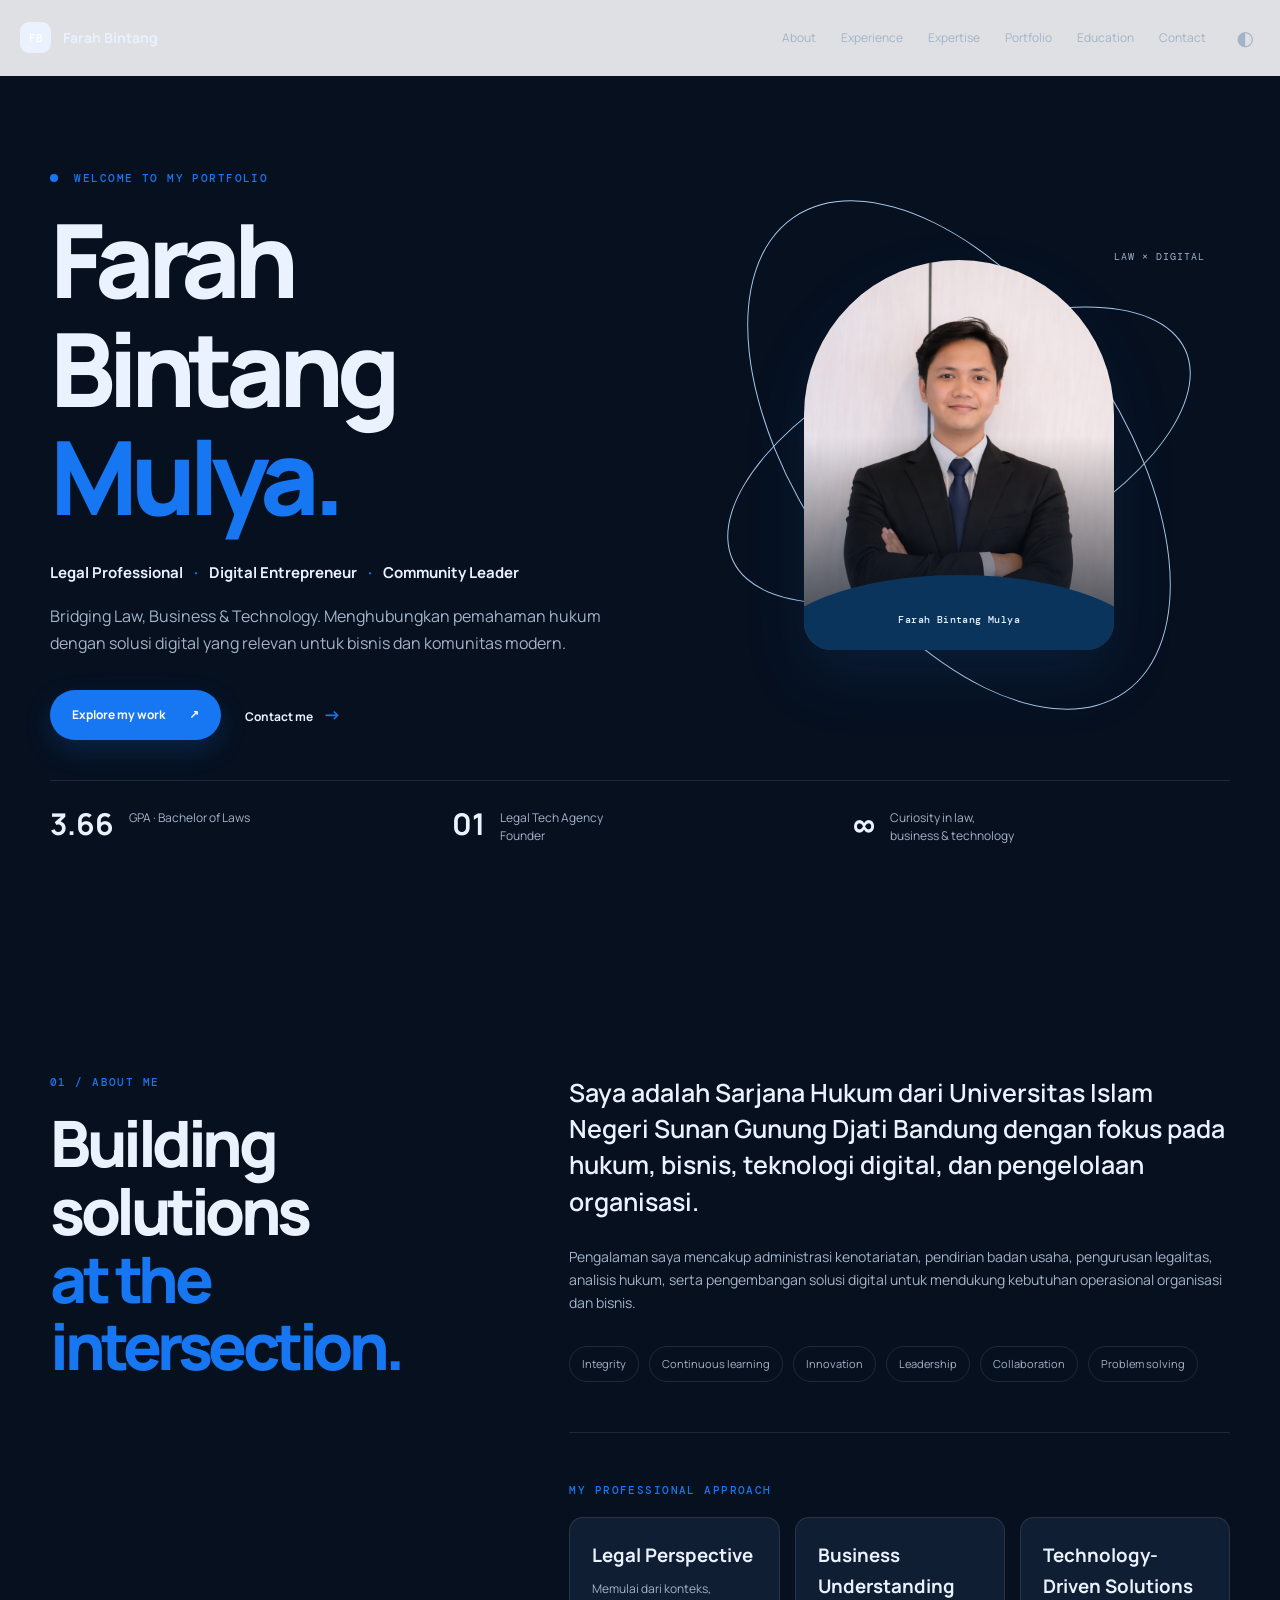
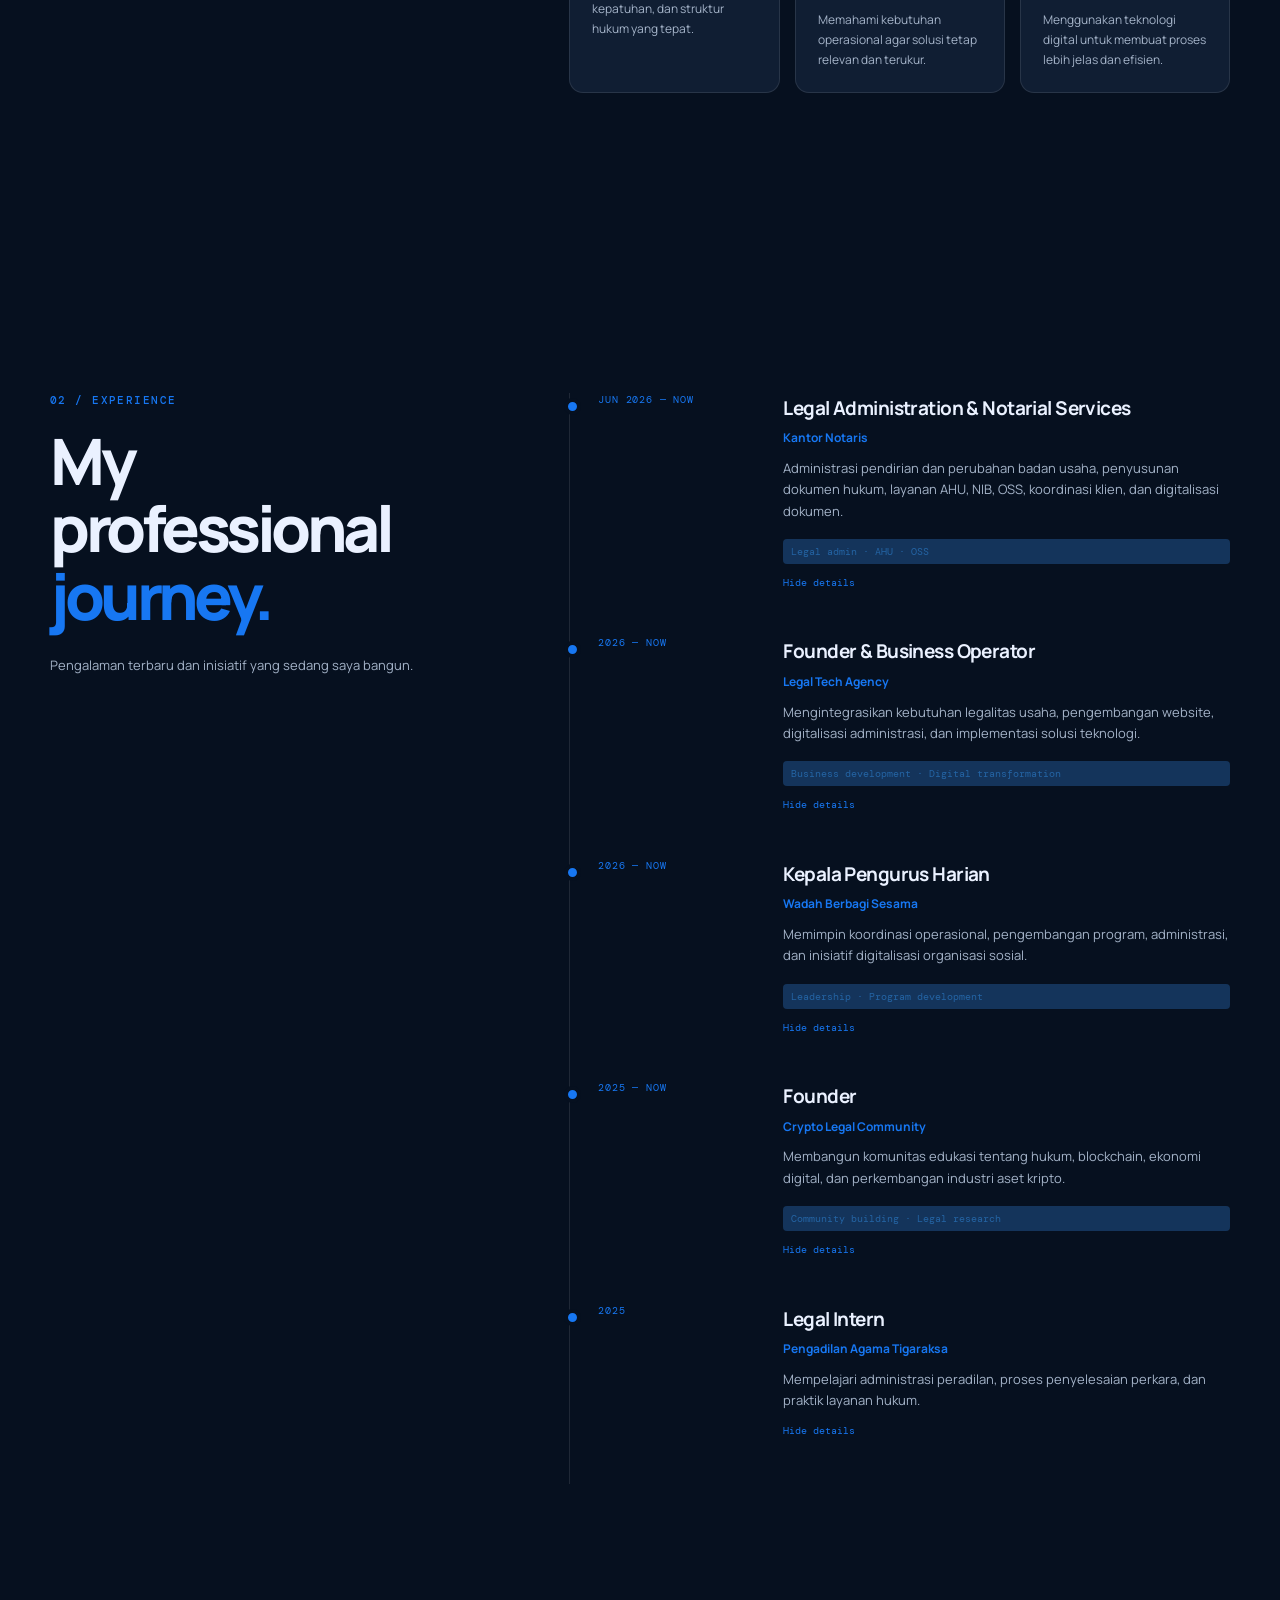
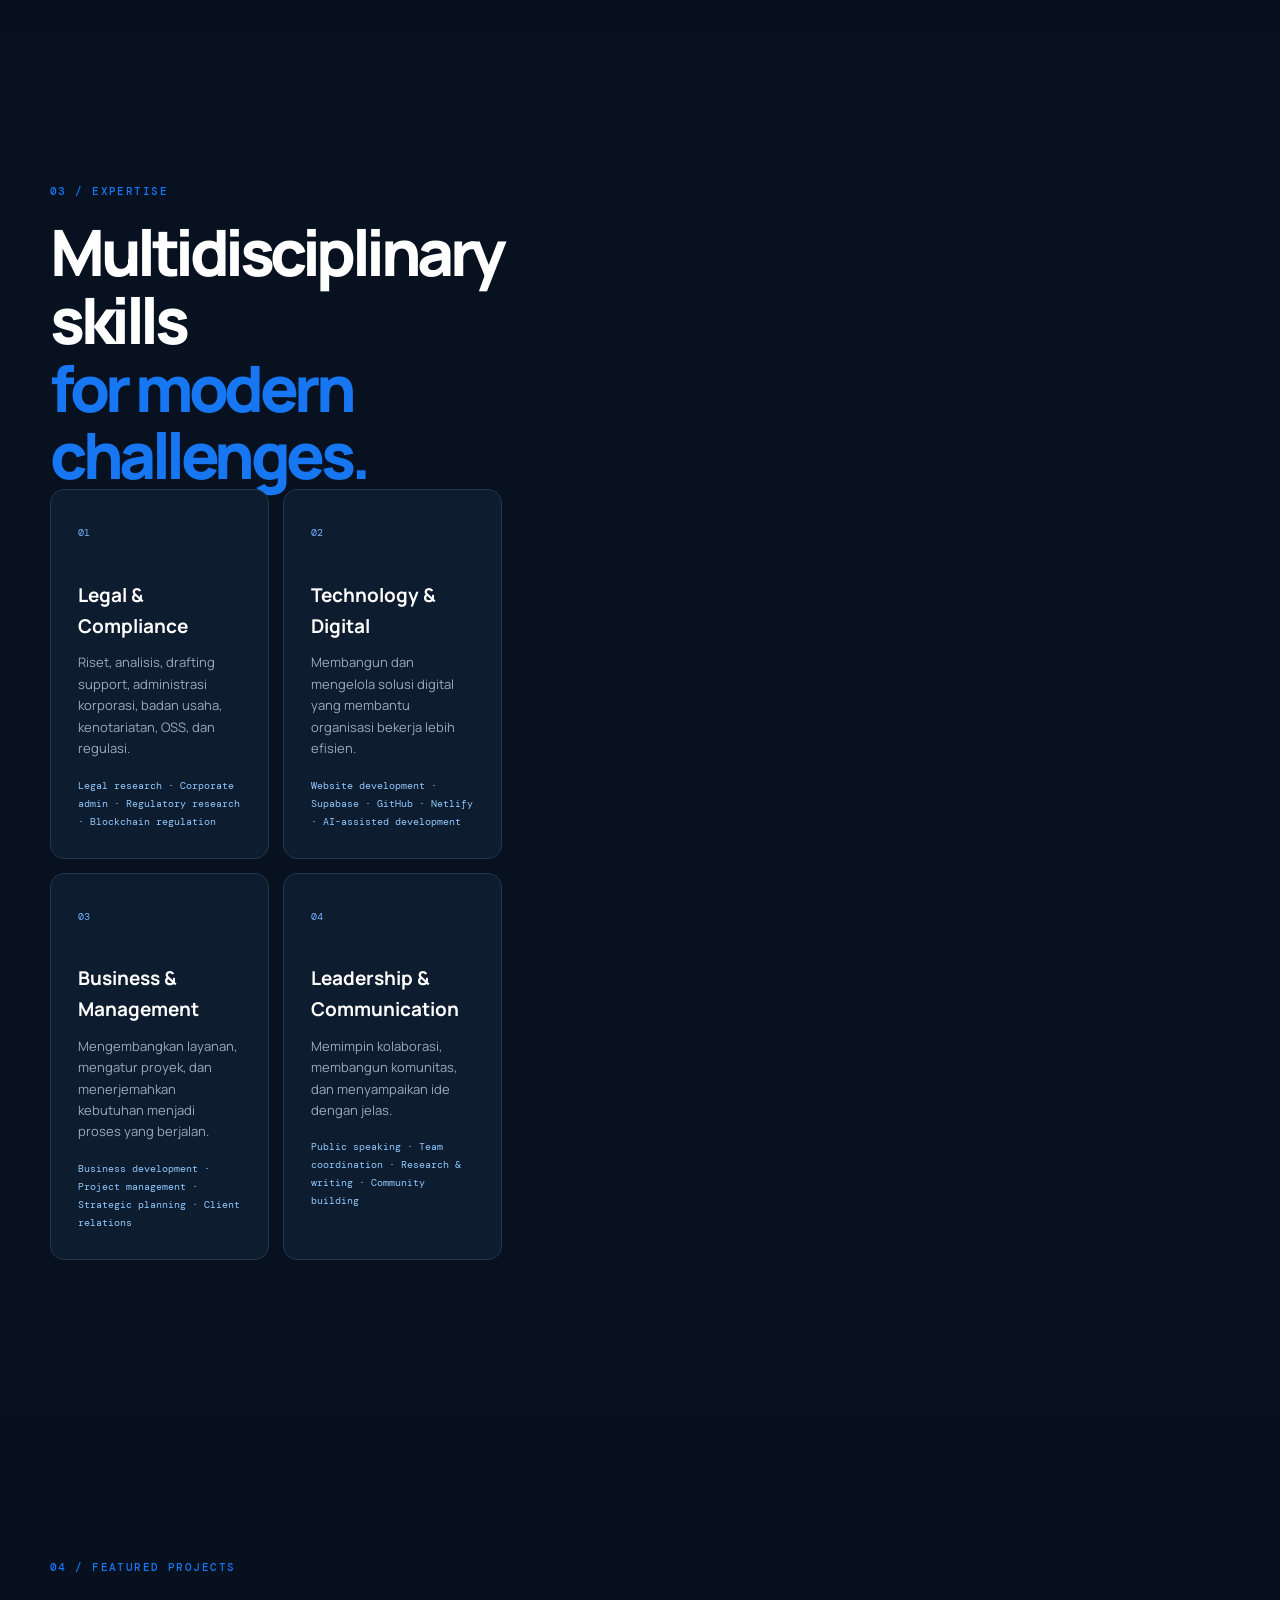
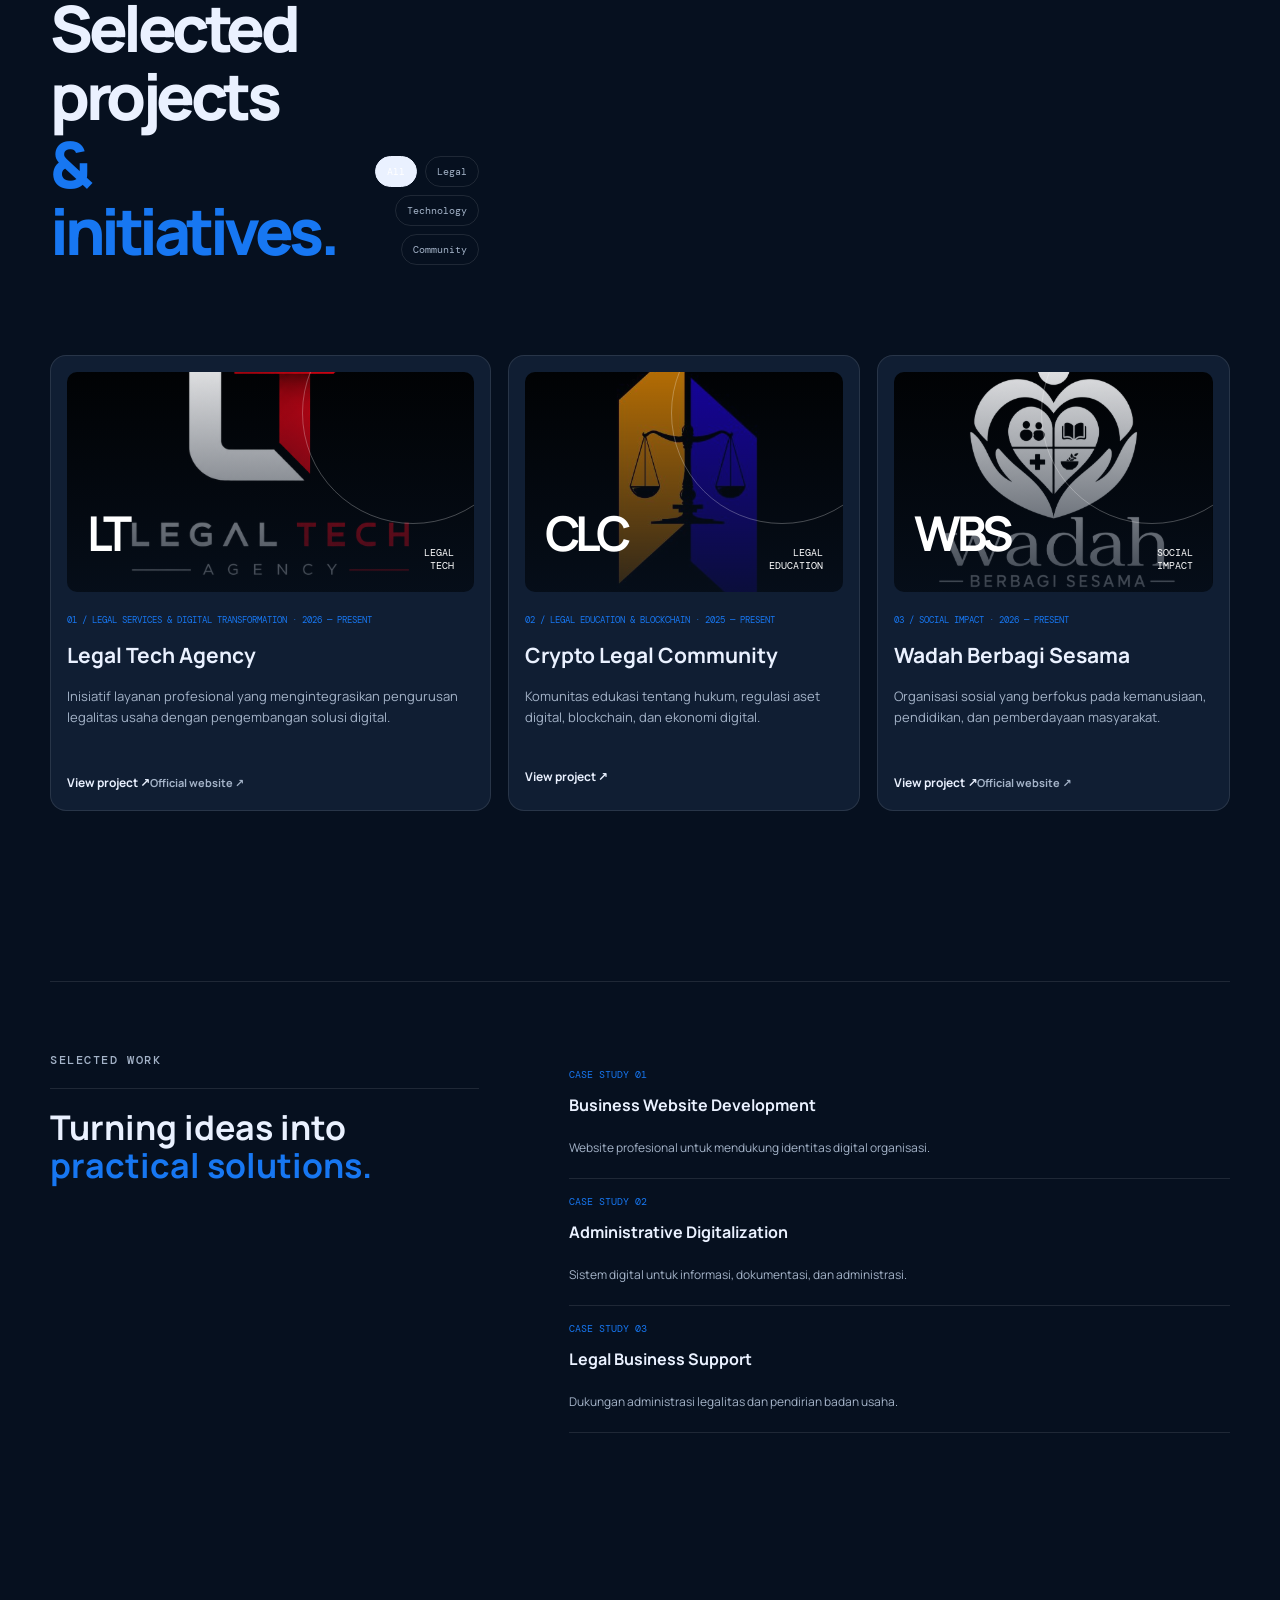
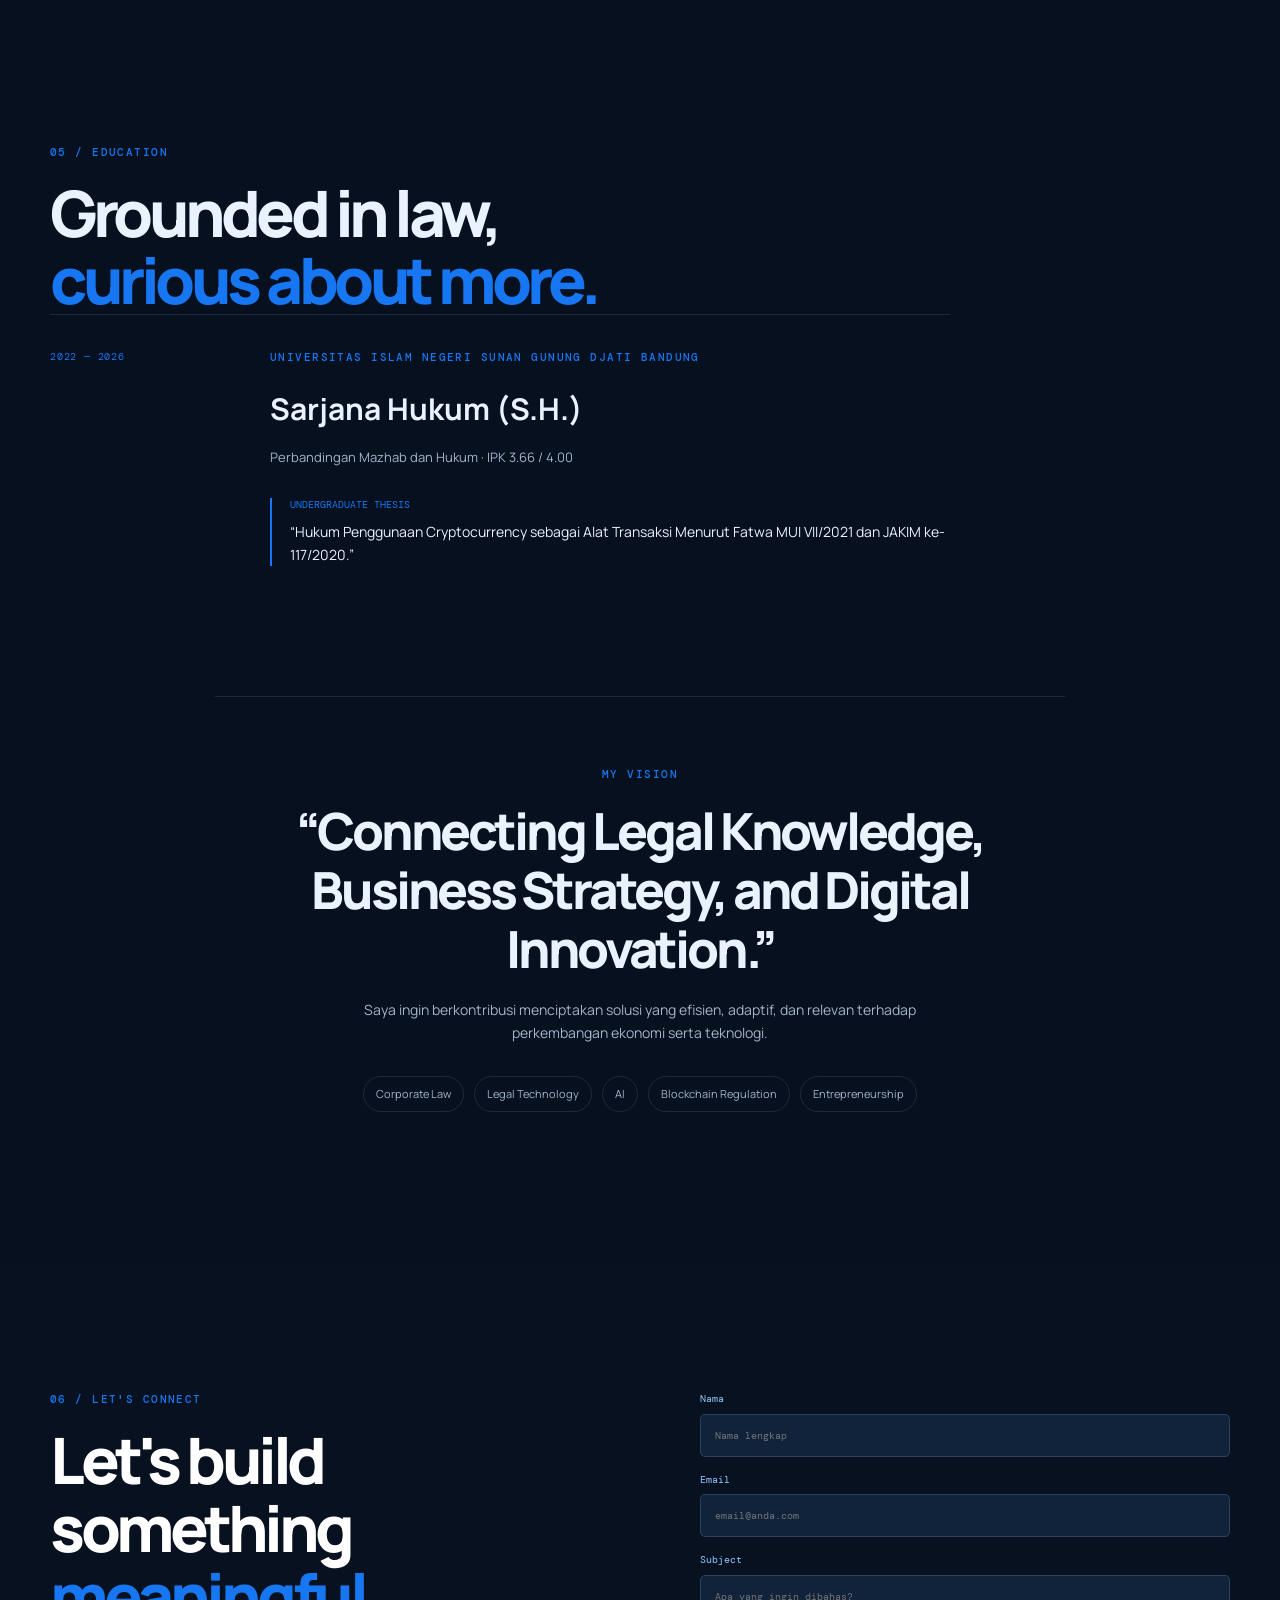
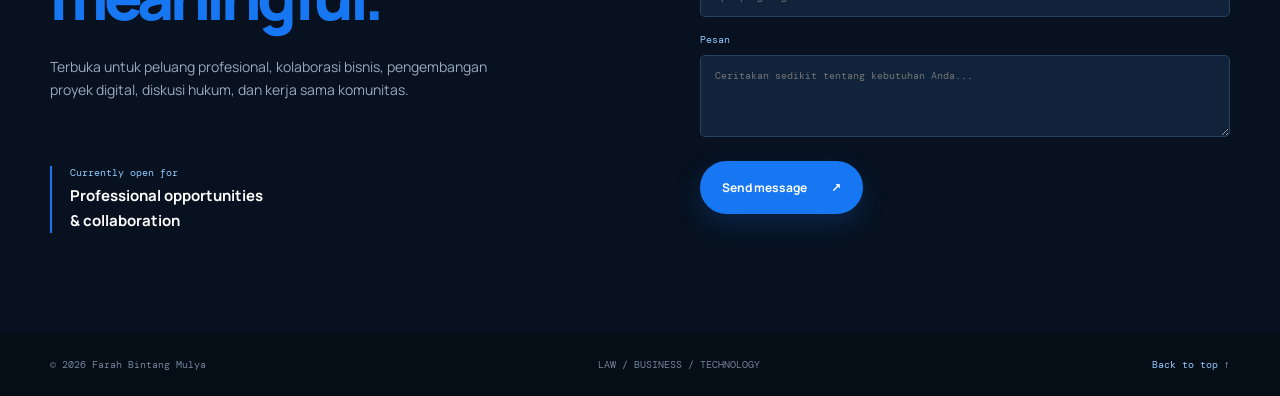
<file: index.html>
<!doctype html>
<html lang="id">
<head>
  <meta charset="utf-8"><meta name="viewport" content="width=device-width, initial-scale=1">
  <title>Farah Bintang Mulya | Legal Professional & Digital Entrepreneur</title>
  <meta name="description" content="Portfolio profesional Farah Bintang Mulya, Sarjana Hukum yang berfokus pada layanan legal, teknologi digital, pengembangan bisnis, dan kepemimpinan komunitas.">
  <meta name="theme-color" content="#07111f"><meta property="og:title" content="Farah Bintang Mulya | Legal Professional & Digital Entrepreneur"><meta property="og:description" content="Bridging Law, Business & Technology."><meta property="og:type" content="website"><link rel="canonical" href="https://farahbintang.netlify.app/">
  <link rel="preconnect" href="https://fonts.googleapis.com"><link rel="preconnect" href="https://fonts.gstatic.com" crossorigin><link href="https://fonts.googleapis.com/css2?family=DM+Mono:wght@400;500&family=Manrope:wght@400;500;600;700;800&display=swap" rel="stylesheet"><link rel="stylesheet" href="styles.css">
  <script type="application/ld+json">{"@context":"https://schema.org","@type":"Person","name":"Farah Bintang Mulya","jobTitle":"Legal Professional & Digital Entrepreneur","url":"https://farahbintang.netlify.app/","address":{"@type":"PostalAddress","addressLocality":"Depok","addressCountry":"ID"},"alumniOf":{"@type":"CollegeOrUniversity","name":"Universitas Islam Negeri Sunan Gunung Djati Bandung"}}</script>
</head>
<body><div class="progress"></div>
<header class="site-header"><a class="brand" href="#home"><span>FB</span><strong>Farah Bintang</strong></a><button class="menu-toggle" aria-expanded="false" aria-controls="site-nav"><span></span><span></span></button><nav id="site-nav"><a href="#about">About</a><a href="#experience">Experience</a><a href="#expertise">Expertise</a><a href="#portfolio">Portfolio</a><a href="#education">Education</a><a href="#contact">Contact</a><button class="theme-toggle" aria-label="Ganti tema">◐</button></nav></header>
<main>
<section id="home" class="hero wrap"><div class="hero-copy reveal"><p class="eyebrow"><i></i> WELCOME TO MY PORTFOLIO</p><h1>Farah Bintang<br><em>Mulya.</em></h1><p class="hero-lead">Legal Professional <span>·</span> Digital Entrepreneur <span>·</span> Community Leader</p><p class="hero-description">Bridging Law, Business & Technology. Menghubungkan pemahaman hukum dengan solusi digital yang relevan untuk bisnis dan komunitas modern.</p><div class="hero-actions"><a class="button primary" href="#portfolio">Explore my work <span>↗</span></a><a class="text-link" href="#contact">Contact me <span>→</span></a></div></div><div class="hero-art reveal"><div class="orbit one"></div><div class="orbit two"></div><div class="portrait-placeholder"><b>FB</b><small>professional portrait<br>coming soon</small></div><label>LAW × DIGITAL</label></div><div class="hero-highlights reveal"><div><b>3.66</b><span>GPA · Bachelor of Laws</span></div><div><b>01</b><span>Legal Tech Agency<br>Founder</span></div><div><b>∞</b><span>Curiosity in law,<br>business & technology</span></div></div></section>
<section id="about" class="wrap block split"><div class="heading reveal"><p class="eyebrow">01 / ABOUT ME</p><h2>Building solutions<br><em>at the intersection.</em></h2></div><div class="content reveal"><p class="large">Saya adalah Sarjana Hukum dari Universitas Islam Negeri Sunan Gunung Djati Bandung dengan fokus pada hukum, bisnis, teknologi digital, dan pengelolaan organisasi.</p><p>Pengalaman saya mencakup administrasi kenotariatan, pendirian badan usaha, pengurusan legalitas, analisis hukum, serta pengembangan solusi digital untuk mendukung kebutuhan operasional organisasi dan bisnis.</p><div class="pills"><span>Integrity</span><span>Continuous learning</span><span>Innovation</span><span>Leadership</span><span>Collaboration</span><span>Problem solving</span></div></div></section>
<section id="experience" class="wrap block"><div class="heading reveal"><p class="eyebrow">02 / EXPERIENCE</p><h2>My professional<br><em>journey.</em></h2><p class="muted">Pengalaman terbaru dan inisiatif yang sedang saya bangun.</p></div><div class="timeline reveal"><article><time>JUN 2026 — NOW</time><div><h3>Legal Administration & Notarial Services</h3><strong>Kantor Notaris</strong><p>Administrasi pendirian dan perubahan badan usaha, penyusunan dokumen hukum, layanan AHU, NIB, OSS, koordinasi klien, dan digitalisasi dokumen.</p><small>Legal admin · AHU · OSS</small></div></article><article><time>2026 — NOW</time><div><h3>Founder & Business Operator</h3><strong>Legal Tech Agency</strong><p>Mengintegrasikan kebutuhan legalitas usaha, pengembangan website, digitalisasi administrasi, dan implementasi solusi teknologi.</p><small>Business development · Digital transformation</small></div></article><article><time>2026 — NOW</time><div><h3>Kepala Pengurus Harian</h3><strong>Wadah Berbagi Sesama</strong><p>Memimpin koordinasi operasional, pengembangan program, administrasi, dan inisiatif digitalisasi organisasi sosial.</p><small>Leadership · Program development</small></div></article><article><time>2025 — NOW</time><div><h3>Founder</h3><strong>Crypto Legal Community</strong><p>Membangun komunitas edukasi tentang hukum, blockchain, ekonomi digital, dan perkembangan industri aset kripto.</p><small>Community building · Legal research</small></div></article><article><time>2025</time><div><h3>Legal Intern</h3><strong>Pengadilan Agama Tigaraksa</strong><p>Mempelajari administrasi peradilan, proses penyelesaian perkara, dan praktik layanan hukum.</p></div></article></div></section>
<section id="expertise" class="block dark"><div class="wrap split"><div class="heading reveal"><p class="eyebrow">03 / EXPERTISE</p><h2>Multidisciplinary skills<br><em>for modern challenges.</em></h2></div><div class="skills reveal"><article><i>01</i><h3>Legal & Compliance</h3><p>Riset, analisis, drafting support, administrasi korporasi, badan usaha, kenotariatan, OSS, dan regulasi.</p><small>Legal research · Corporate admin · Regulatory research · Blockchain regulation</small></article><article><i>02</i><h3>Technology & Digital</h3><p>Membangun dan mengelola solusi digital yang membantu organisasi bekerja lebih efisien.</p><small>Website development · Supabase · GitHub · Netlify · AI-assisted development</small></article><article><i>03</i><h3>Business & Management</h3><p>Mengembangkan layanan, mengatur proyek, dan menerjemahkan kebutuhan menjadi proses yang berjalan.</p><small>Business development · Project management · Strategic planning · Client relations</small></article><article><i>04</i><h3>Leadership & Communication</h3><p>Memimpin kolaborasi, membangun komunitas, dan menyampaikan ide dengan jelas.</p><small>Public speaking · Team coordination · Research & writing · Community building</small></article></div></div></section>
<section id="portfolio" class="wrap block"><div class="heading split-title reveal"><div><p class="eyebrow">04 / FEATURED PROJECTS</p><h2>Selected projects<br><em>& initiatives.</em></h2></div><div class="filters"><button class="filter active" data-filter="all">All</button><button class="filter" data-filter="legal">Legal</button><button class="filter" data-filter="technology">Technology</button><button class="filter" data-filter="community">Community</button></div></div><div class="projects reveal"><article data-category="legal technology"><div class="visual blue"><b>LT</b><small>LEGAL<br>TECH</small></div><label>01 / LEGAL SERVICES & DIGITAL TRANSFORMATION · 2026 — PRESENT</label><h3>Legal Tech Agency</h3><p>Inisiatif layanan profesional yang mengintegrasikan pengurusan legalitas usaha dengan pengembangan solusi digital.</p><a class="text-link" href="#contact">Explore project <span>↗</span></a></article><article data-category="legal community"><div class="visual grid"><b>CLC</b><small>LEGAL<br>EDUCATION</small></div><label>02 / LEGAL EDUCATION & BLOCKCHAIN · 2025 — PRESENT</label><h3>Crypto Legal Community</h3><p>Komunitas edukasi tentang hukum, regulasi aset digital, blockchain, dan ekonomi digital.</p><a class="text-link" href="https://cryptolegalcommunity1.netlify.app/" target="_blank" rel="noreferrer">Visit community <span>↗</span></a></article><article data-category="community"><div class="visual warm"><b>WBS</b><small>SOCIAL<br>IMPACT</small></div><label>03 / SOCIAL IMPACT · 2026 — PRESENT</label><h3>Wadah Berbagi Sesama</h3><p>Organisasi sosial yang berfokus pada kemanusiaan, pendidikan, dan pemberdayaan masyarakat.</p><a class="text-link" href="#contact">Explore initiative <span>↗</span></a></article></div><div class="case-studies reveal"><div><p class="eyebrow">SELECTED WORK</p><h3>Turning ideas into<br><em>practical solutions.</em></h3></div><div><p><b>CASE STUDY 01</b><strong>Business Website Development</strong><br>Website profesional untuk mendukung identitas digital organisasi.</p><p><b>CASE STUDY 02</b><strong>Administrative Digitalization</strong><br>Sistem digital untuk informasi, dokumentasi, dan administrasi.</p><p><b>CASE STUDY 03</b><strong>Legal Business Support</strong><br>Dukungan administrasi legalitas dan pendirian badan usaha.</p></div></div></section>
<section id="education" class="wrap block education"><div class="heading reveal"><p class="eyebrow">05 / EDUCATION</p><h2>Grounded in law,<br><em>curious about more.</em></h2></div><div class="education-card reveal"><time>2022 — 2026</time><div><p class="eyebrow">UNIVERSITAS ISLAM NEGERI SUNAN GUNUNG DJATI BANDUNG</p><h3>Sarjana Hukum (S.H.)</h3><p>Perbandingan Mazhab dan Hukum · IPK 3.66 / 4.00</p><blockquote><small>UNDERGRADUATE THESIS</small>“Hukum Penggunaan Cryptocurrency sebagai Alat Transaksi Menurut Fatwa MUI VII/2021 dan JAKIM ke-117/2020.”</blockquote></div></div><div class="vision reveal"><p class="eyebrow">MY VISION</p><blockquote>“Connecting Legal Knowledge, Business Strategy, and Digital Innovation.”</blockquote><p>Saya ingin berkontribusi menciptakan solusi yang efisien, adaptif, dan relevan terhadap perkembangan ekonomi serta teknologi.</p><div class="pills"><span>Corporate Law</span><span>Legal Technology</span><span>AI</span><span>Blockchain Regulation</span><span>Entrepreneurship</span></div></div></section>
<section id="contact" class="contact"><div class="wrap contact-grid reveal"><div><p class="eyebrow">06 / LET'S CONNECT</p><h2>Let's build something<br><em>meaningful.</em></h2><p>Terbuka untuk peluang profesional, kolaborasi bisnis, pengembangan proyek digital, diskusi hukum, dan kerja sama komunitas.</p><div class="contact-note"><span>Currently open for</span><b>Professional opportunities<br>& collaboration</b></div></div><form name="contact" method="POST" data-netlify="true" netlify-honeypot="bot-field"><input type="hidden" name="form-name" value="contact"><p class="hidden"><label>Jangan isi ini: <input name="bot-field"></label></p><label>Nama<input required name="name" autocomplete="name" placeholder="Nama lengkap"></label><label>Email<input required name="email" type="email" autocomplete="email" placeholder="email@anda.com"></label><label>Subject<input required name="subject" placeholder="Apa yang ingin dibahas?"></label><label>Pesan<textarea required name="message" rows="4" placeholder="Ceritakan sedikit tentang kebutuhan Anda..."></textarea></label><button class="button primary" type="submit">Send message <span>↗</span></button><p class="status" role="status"></p></form></div></section>
</main><footer><span>© 2026 Farah Bintang Mulya</span><span>LAW / BUSINESS / TECHNOLOGY</span><a href="#home">Back to top ↑</a></footer><script src="script.js"></script></body></html>
</file>
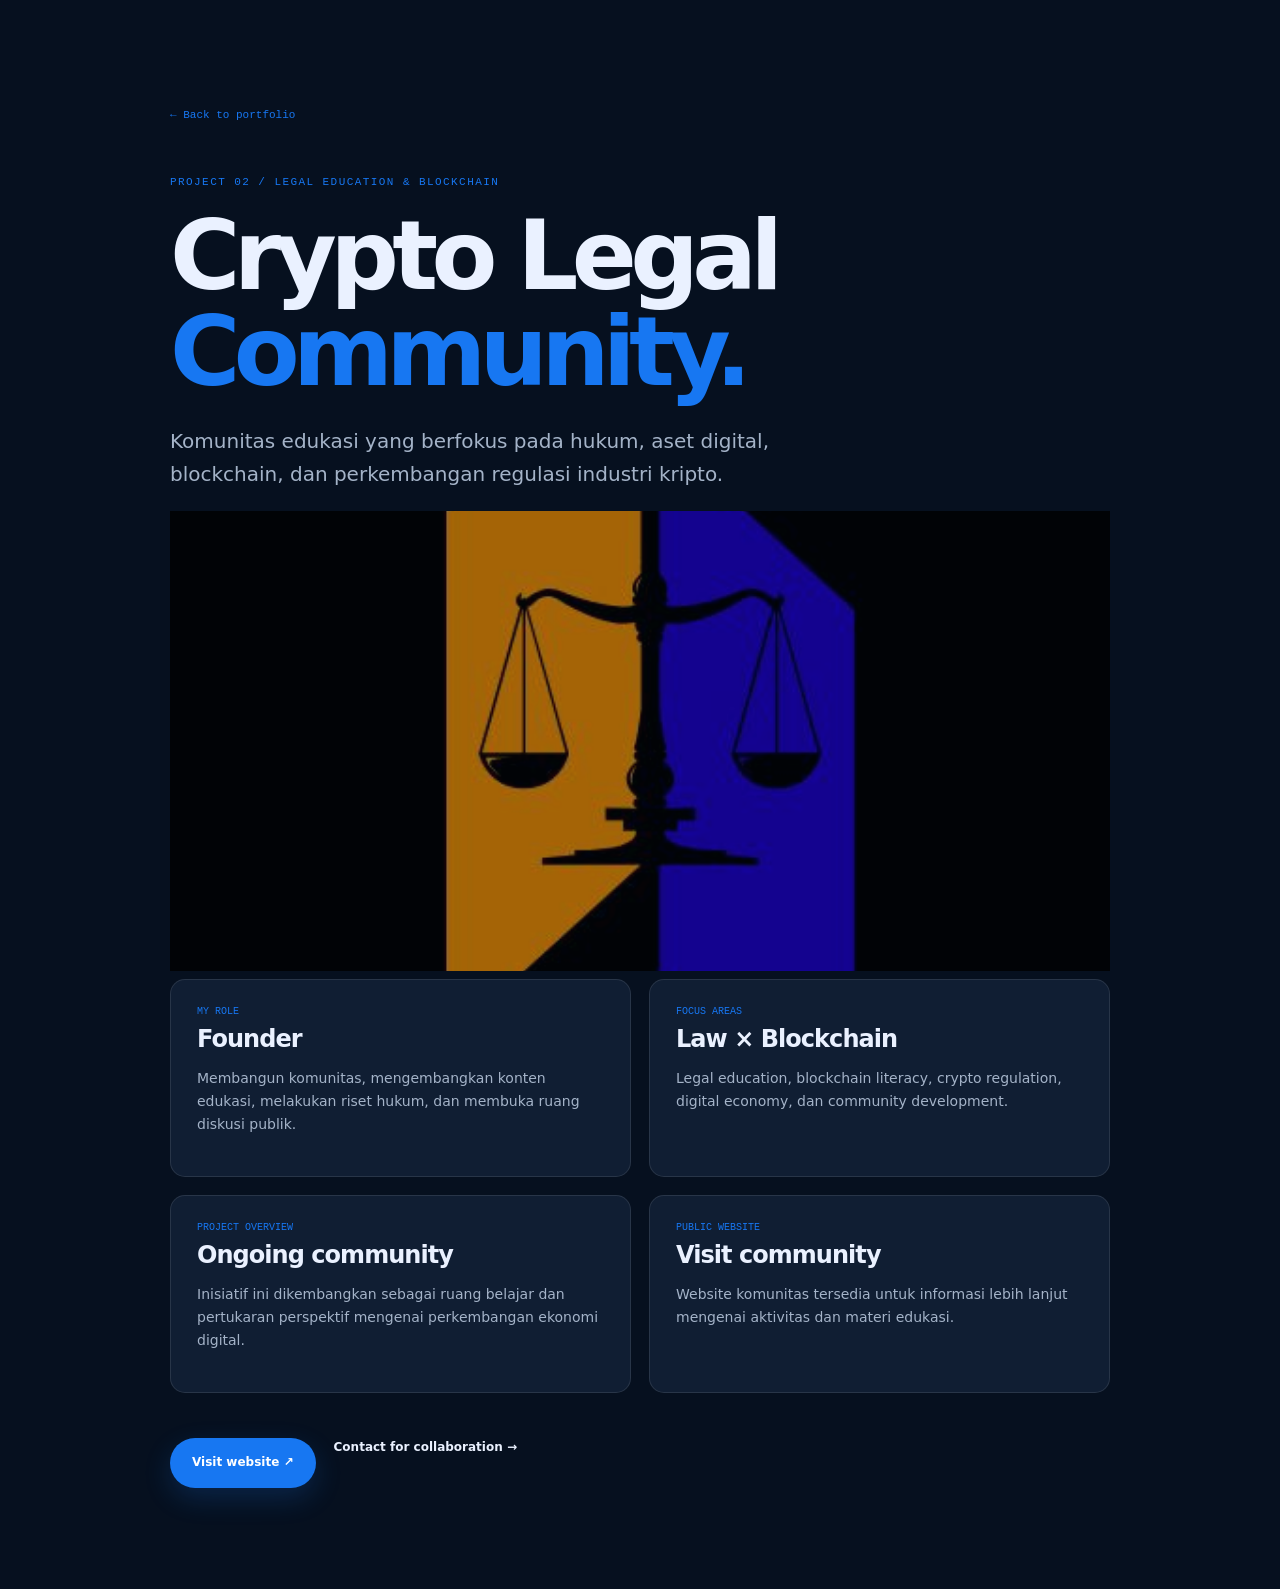
<file: projects/crypto-legal-community/index.html>
<!doctype html><html lang="id"><head><meta charset="utf-8"><meta name="viewport" content="width=device-width,initial-scale=1"><title>Crypto Legal Community — Farah Bintang Mulya</title><link rel="stylesheet" href="../../styles.css"></head><body class="project-page"><main><a class="back" href="../../index.html#portfolio">← Back to portfolio</a><p class="eyebrow">PROJECT 02 / LEGAL EDUCATION & BLOCKCHAIN</p><h1>Crypto Legal<br><em>Community.</em></h1><p class="lede">Komunitas edukasi yang berfokus pada hukum, aset digital, blockchain, dan perkembangan regulasi industri kripto.</p><div class="project-hero"><img src="../../assets/logo-crypto-legal-community.jpg" alt="Logo Crypto Legal Community"></div><div class="detail-grid"><article class="detail-card"><span>MY ROLE</span><h2>Founder</h2><p>Membangun komunitas, mengembangkan konten edukasi, melakukan riset hukum, dan membuka ruang diskusi publik.</p></article><article class="detail-card"><span>FOCUS AREAS</span><h2>Law × Blockchain</h2><p>Legal education, blockchain literacy, crypto regulation, digital economy, dan community development.</p></article><article class="detail-card"><span>PROJECT OVERVIEW</span><h2>Ongoing community</h2><p>Inisiatif ini dikembangkan sebagai ruang belajar dan pertukaran perspektif mengenai perkembangan ekonomi digital.</p></article><article class="detail-card"><span>PUBLIC WEBSITE</span><h2>Visit community</h2><p>Website komunitas tersedia untuk informasi lebih lanjut mengenai aktivitas dan materi edukasi.</p></article></div><div class="page-actions"><a class="button primary" href="https://cryptolegalcommunity1.netlify.app/" target="_blank" rel="noreferrer">Visit website ↗</a><a class="text-link" href="../../index.html#contact">Contact for collaboration →</a></div></main></body></html>
</file>
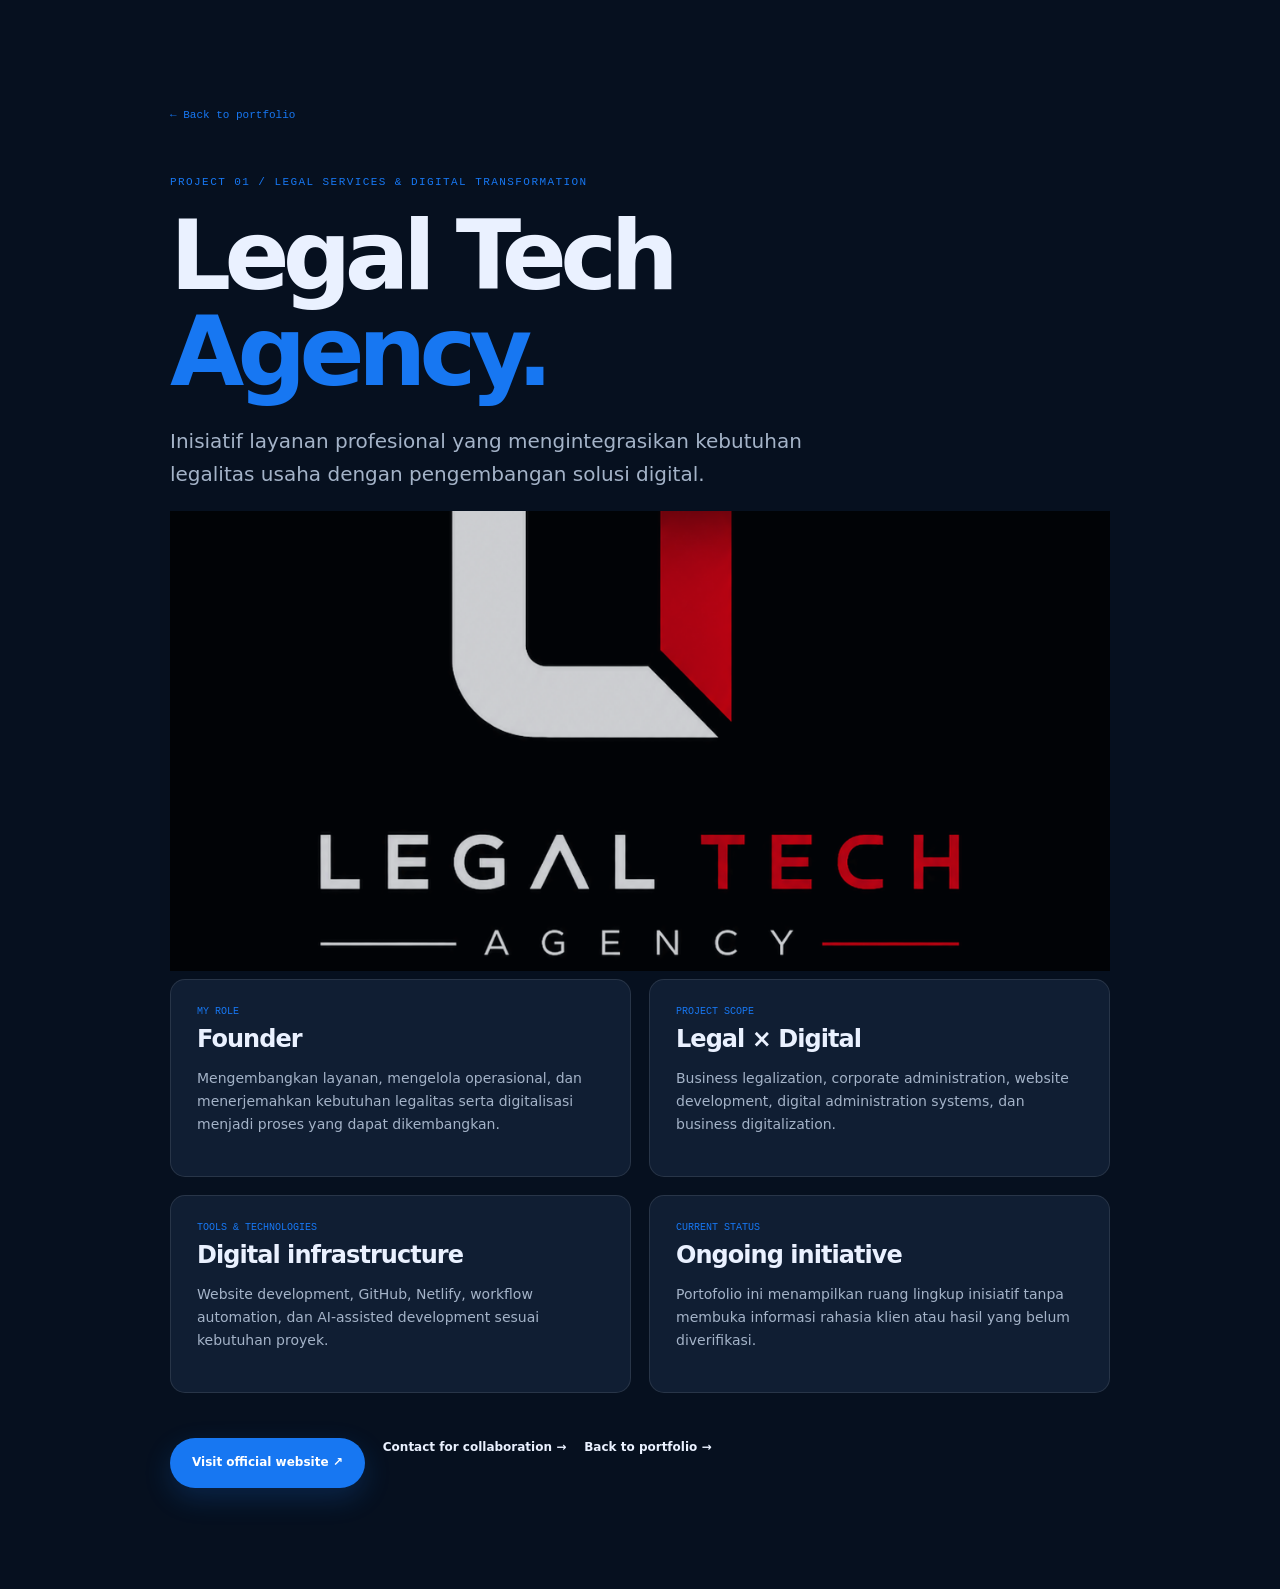
<file: projects/legal-tech-agency/index.html>
<!doctype html><html lang="id"><head><meta charset="utf-8"><meta name="viewport" content="width=device-width,initial-scale=1"><title>Legal Tech Agency — Farah Bintang Mulya</title><link rel="stylesheet" href="../../styles.css"></head><body class="project-page"><main><a class="back" href="../../index.html#portfolio">← Back to portfolio</a><p class="eyebrow">PROJECT 01 / LEGAL SERVICES & DIGITAL TRANSFORMATION</p><h1>Legal Tech<br><em>Agency.</em></h1><p class="lede">Inisiatif layanan profesional yang mengintegrasikan kebutuhan legalitas usaha dengan pengembangan solusi digital.</p><div class="project-hero"><img src="../../assets/logo-legal-tech-agency.png" alt="Logo Legal Tech Agency"></div><div class="detail-grid"><article class="detail-card"><span>MY ROLE</span><h2>Founder</h2><p>Mengembangkan layanan, mengelola operasional, dan menerjemahkan kebutuhan legalitas serta digitalisasi menjadi proses yang dapat dikembangkan.</p></article><article class="detail-card"><span>PROJECT SCOPE</span><h2>Legal × Digital</h2><p>Business legalization, corporate administration, website development, digital administration systems, dan business digitalization.</p></article><article class="detail-card"><span>TOOLS & TECHNOLOGIES</span><h2>Digital infrastructure</h2><p>Website development, GitHub, Netlify, workflow automation, dan AI-assisted development sesuai kebutuhan proyek.</p></article><article class="detail-card"><span>CURRENT STATUS</span><h2>Ongoing initiative</h2><p>Portofolio ini menampilkan ruang lingkup inisiatif tanpa membuka informasi rahasia klien atau hasil yang belum diverifikasi.</p></article></div><div class="page-actions"><a class="button primary" href="https://legaltechagency.netlify.app/" target="_blank" rel="noreferrer">Visit official website ↗</a><a class="text-link" href="../../index.html#contact">Contact for collaboration →</a><a class="text-link" href="../../index.html#portfolio">Back to portfolio →</a></div></main></body></html>
</file>
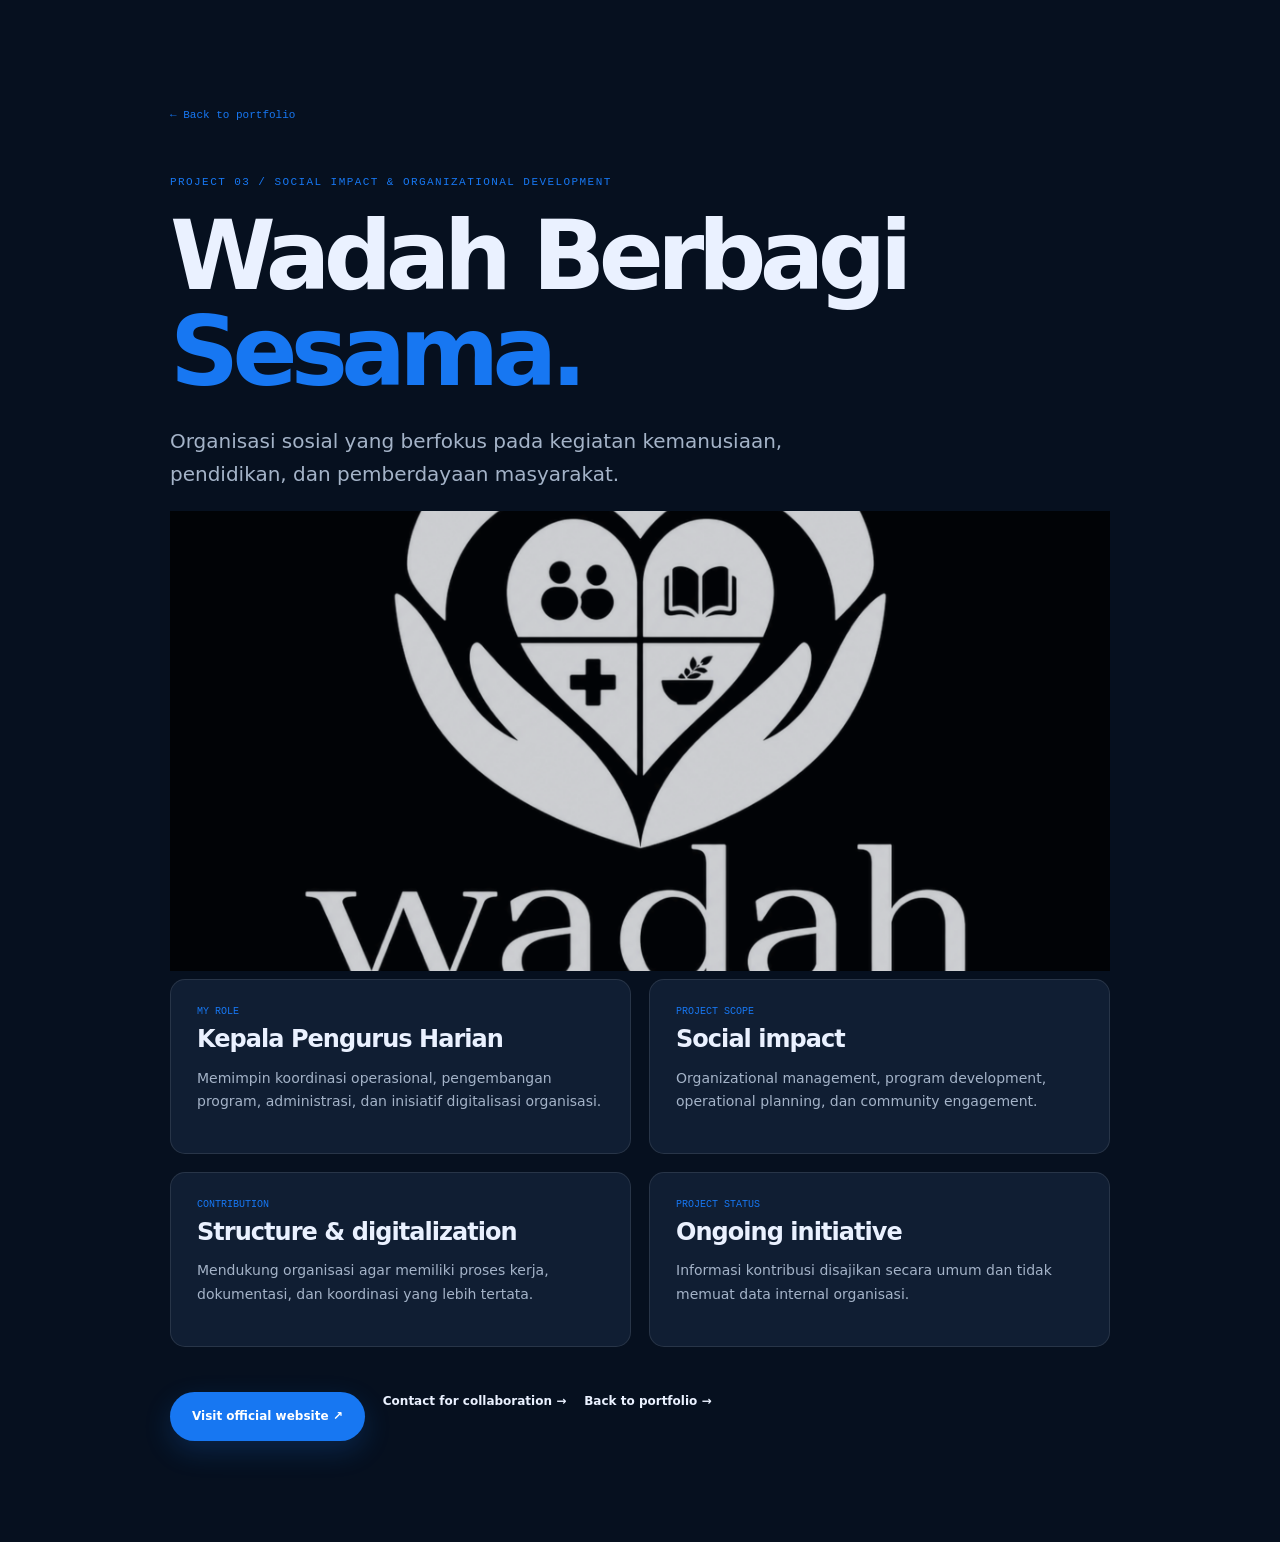
<file: projects/wadah-berbagi-sesama/index.html>
<!doctype html><html lang="id"><head><meta charset="utf-8"><meta name="viewport" content="width=device-width,initial-scale=1"><title>Wadah Berbagi Sesama — Farah Bintang Mulya</title><link rel="stylesheet" href="../../styles.css"></head><body class="project-page"><main><a class="back" href="../../index.html#portfolio">← Back to portfolio</a><p class="eyebrow">PROJECT 03 / SOCIAL IMPACT & ORGANIZATIONAL DEVELOPMENT</p><h1>Wadah Berbagi<br><em>Sesama.</em></h1><p class="lede">Organisasi sosial yang berfokus pada kegiatan kemanusiaan, pendidikan, dan pemberdayaan masyarakat.</p><div class="project-hero"><img src="../../assets/logo-wadah-berbagi-sesama.png" alt="Logo Wadah Berbagi Sesama"></div><div class="detail-grid"><article class="detail-card"><span>MY ROLE</span><h2>Kepala Pengurus Harian</h2><p>Memimpin koordinasi operasional, pengembangan program, administrasi, dan inisiatif digitalisasi organisasi.</p></article><article class="detail-card"><span>PROJECT SCOPE</span><h2>Social impact</h2><p>Organizational management, program development, operational planning, dan community engagement.</p></article><article class="detail-card"><span>CONTRIBUTION</span><h2>Structure & digitalization</h2><p>Mendukung organisasi agar memiliki proses kerja, dokumentasi, dan koordinasi yang lebih tertata.</p></article><article class="detail-card"><span>PROJECT STATUS</span><h2>Ongoing initiative</h2><p>Informasi kontribusi disajikan secara umum dan tidak memuat data internal organisasi.</p></article></div><div class="page-actions"><a class="button primary" href="https://yayasanwadahberbagisesama.com/" target="_blank" rel="noreferrer">Visit official website ↗</a><a class="text-link" href="../../index.html#contact">Contact for collaboration →</a><a class="text-link" href="../../index.html#portfolio">Back to portfolio →</a></div></main></body></html>
</file>
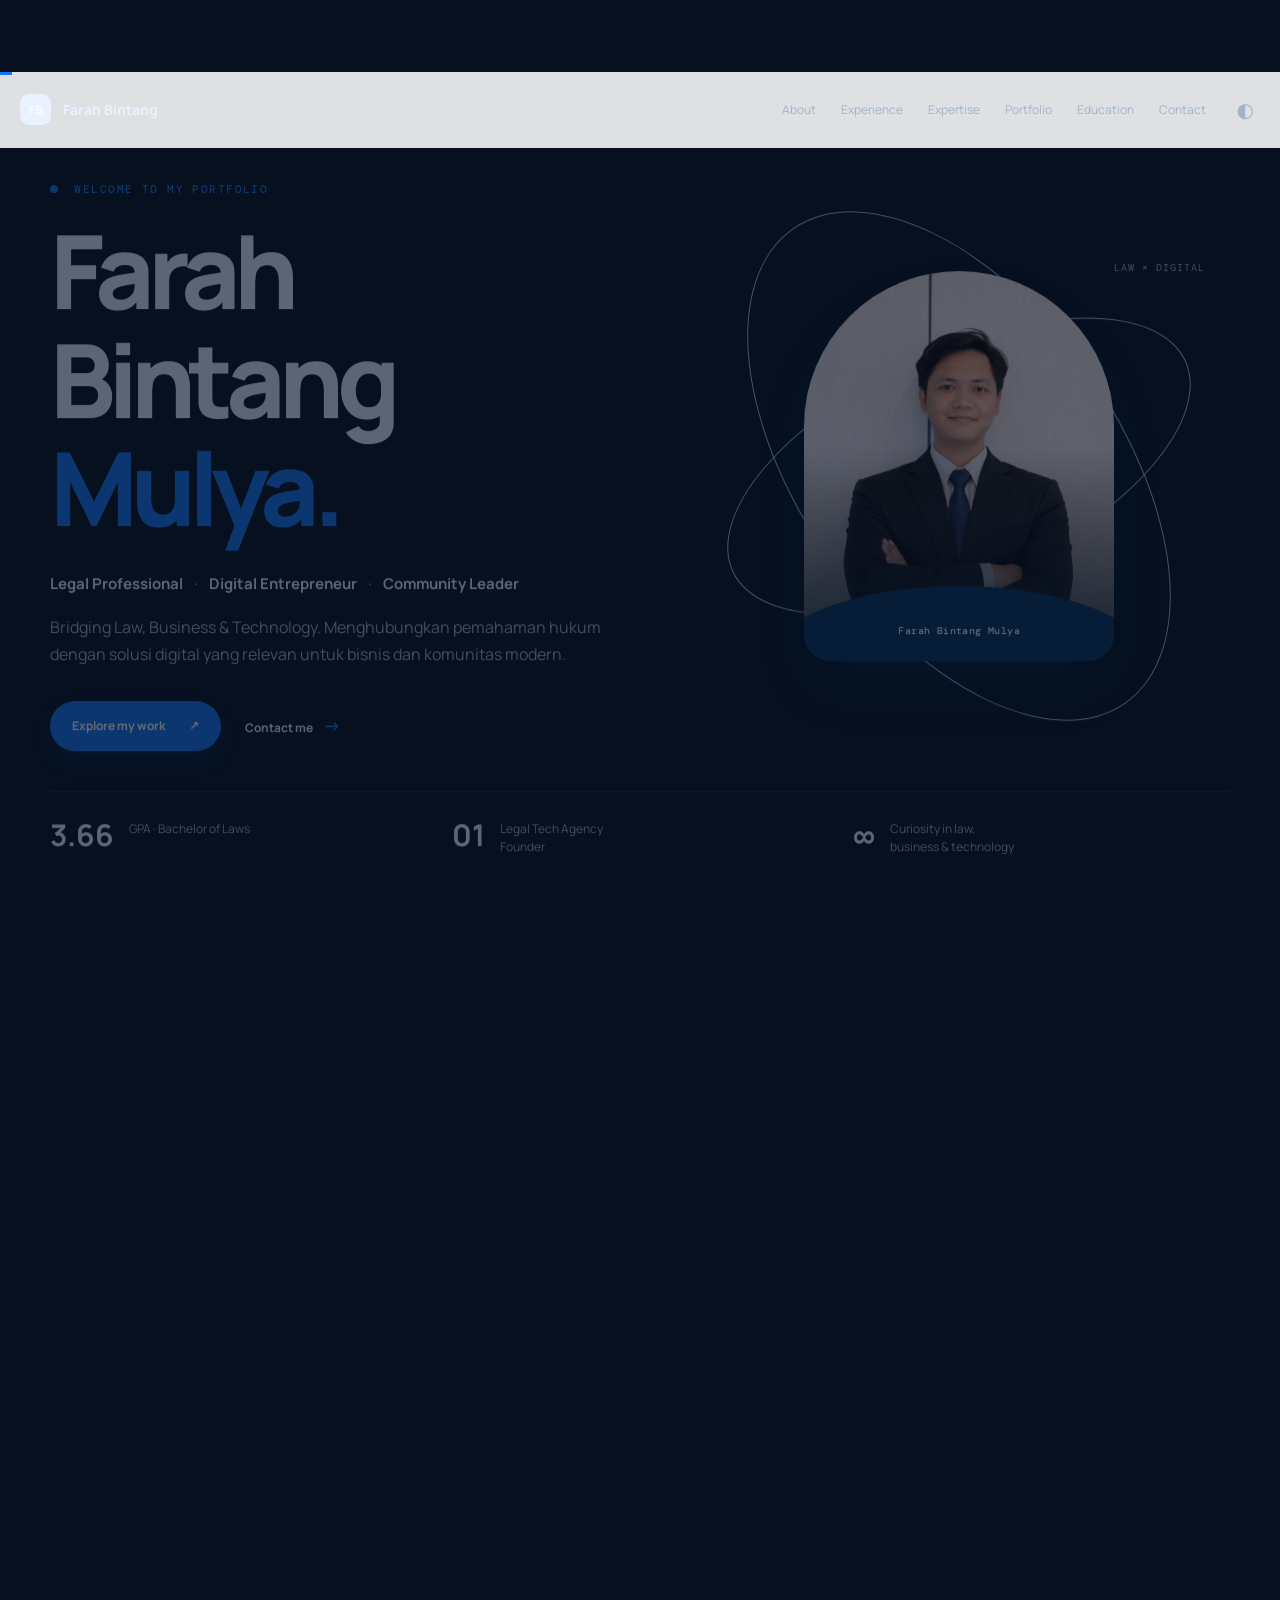
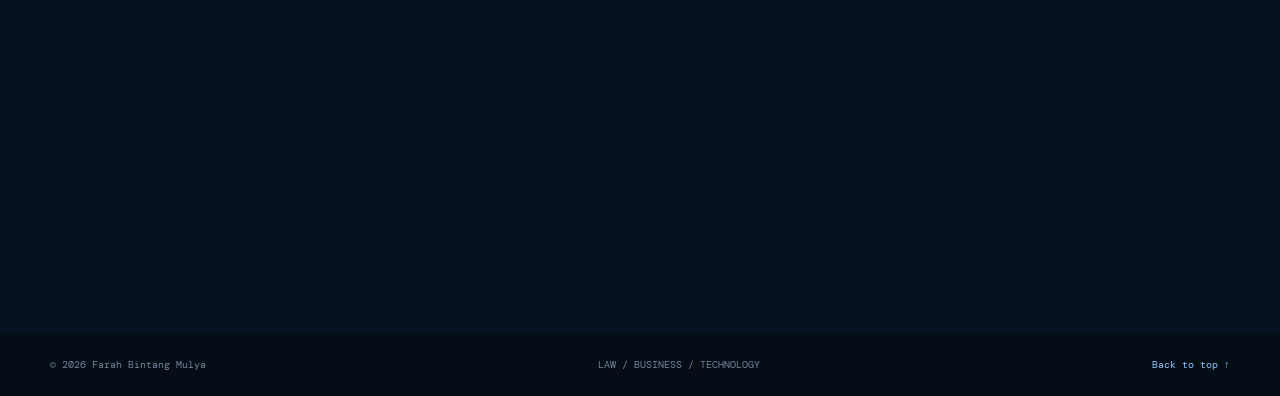
<file: about.html>
<!doctype html><html lang="id"><head><meta charset="utf-8"><meta http-equiv="refresh" content="0; url=index.html#about"><title>About — Farah Bintang Mulya</title></head><body><p>Mengarahkan ke <a href="index.html#about">About</a>…</p></body></html>
</file>
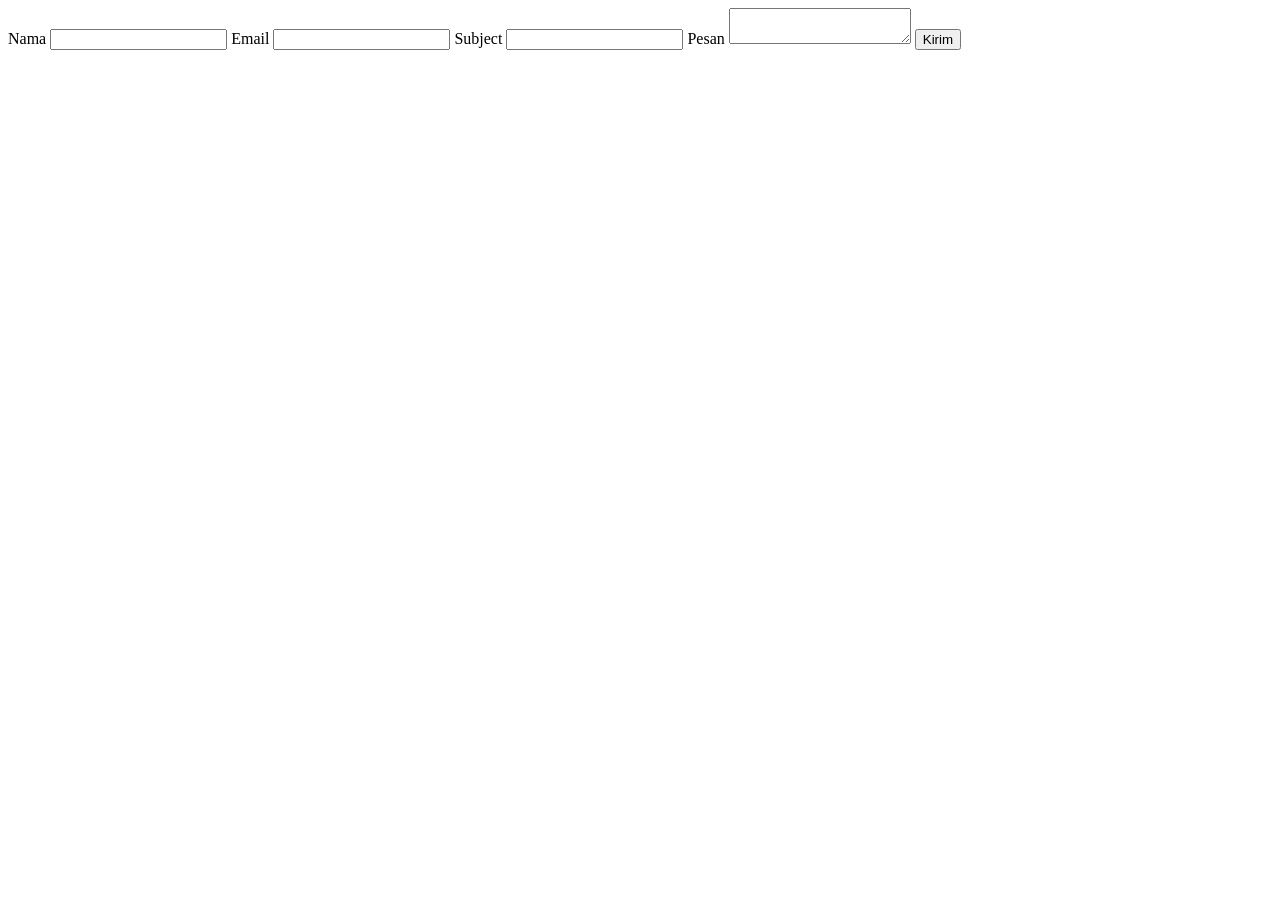
<file: contact-form.html>
<!doctype html>
<html lang="id">
  <head>
    <meta charset="utf-8">
    <meta name="viewport" content="width=device-width, initial-scale=1">
    <title>Contact form — Farah Bintang Mulya</title>
  </head>
  <body>
    <!-- Static form marker for Netlify Forms detection. The primary form lives on index.html. -->
    <form name="contact" method="POST" netlify data-netlify="true" netlify-honeypot="bot-field" action="/thanks.html">
      <input type="hidden" name="form-name" value="contact">
      <p hidden><label>Jangan isi ini: <input name="bot-field"></label></p>
      <label>Nama <input name="name" required></label>
      <label>Email <input name="email" type="email" required></label>
      <label>Subject <input name="subject" required></label>
      <label>Pesan <textarea name="message" required></textarea></label>
      <button type="submit">Kirim</button>
    </form>
  </body>
</html>
</file>
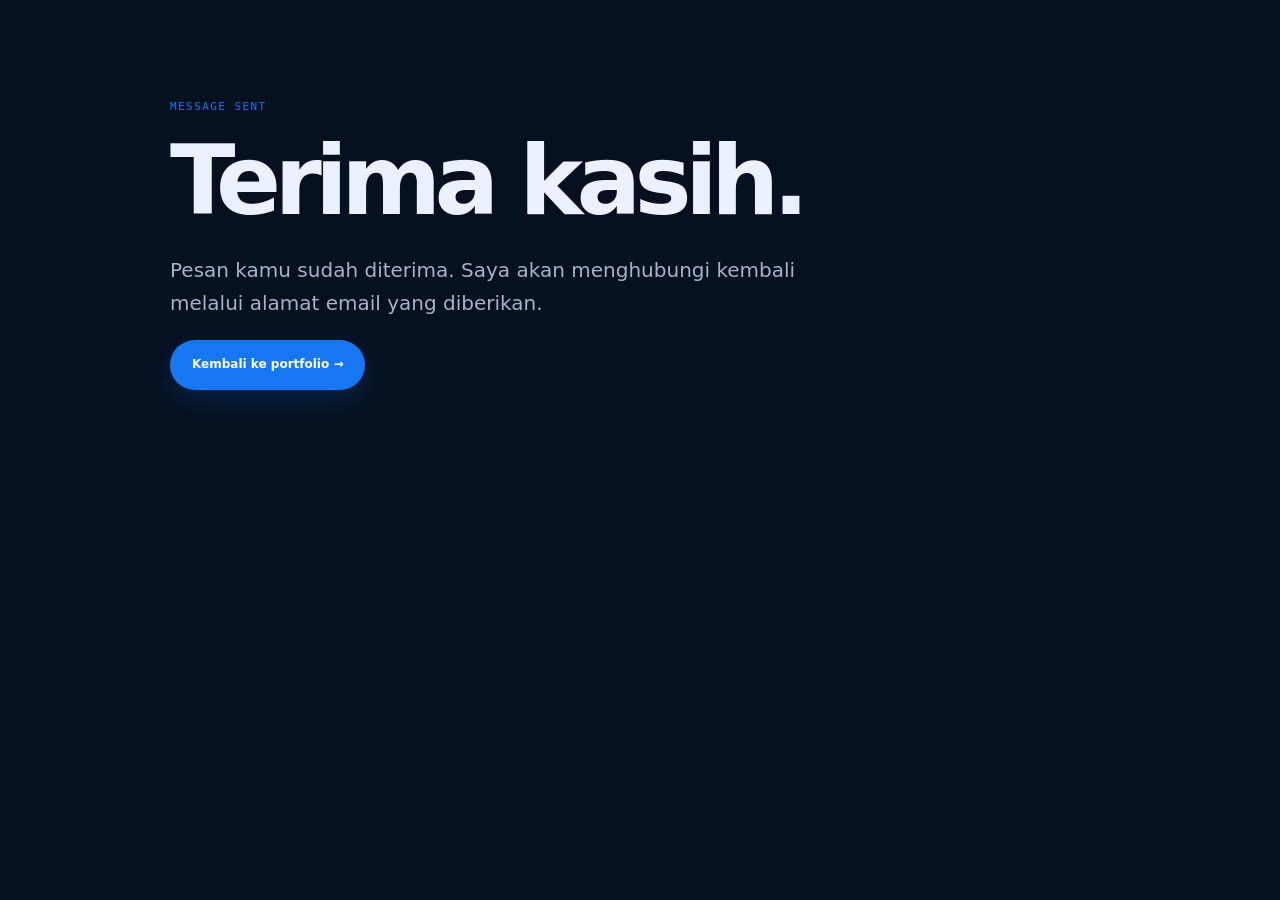
<file: thanks.html>
<!doctype html>
<html lang="id"><head><meta charset="utf-8"><meta name="viewport" content="width=device-width, initial-scale=1"><title>Pesan terkirim — Farah Bintang Mulya</title><link rel="stylesheet" href="styles.css"></head><body class="project-page"><main><p class="eyebrow">MESSAGE SENT</p><h1>Terima kasih.</h1><p class="lede">Pesan kamu sudah diterima. Saya akan menghubungi kembali melalui alamat email yang diberikan.</p><a class="button primary" href="index.html#home">Kembali ke portfolio →</a></main></body></html>
</file>
<file: styles.css>
:root{--bg:#f4f6f8;--surface:#fff;--ink:#091522;--muted:#647184;--line:#dbe2e9;--blue:#1777f2;--soft:#ddecff;--dark:#07111f;--dark2:#0d1c2e}*{box-sizing:border-box}html{scroll-behavior:smooth}body{margin:0;background:var(--bg);color:var(--ink);font-family:Manrope,system-ui,sans-serif;line-height:1.65}a{color:inherit;text-decoration:none}button,input,textarea{font:inherit}.wrap{max-width:1240px;margin:auto;padding-left:30px;padding-right:30px}.site-header{position:sticky;top:0;z-index:9;height:76px;padding:0 max(20px,calc((100vw - 1240px)/2));display:flex;align-items:center;justify-content:space-between;background:#f4f6f8e8;backdrop-filter:blur(18px);border-bottom:1px solid #dbe2e9aa}.brand{display:flex;align-items:center;gap:12px;font-size:14px}.brand span{display:grid;place-items:center;width:31px;height:31px;color:white;background:var(--ink);border-radius:9px;font:500 11px 'DM Mono',monospace}.site-header nav{display:flex;align-items:center;gap:25px;font-size:12px;color:var(--muted)}.site-header nav a:hover{color:var(--blue)}.theme-toggle,.menu-toggle{border:0;background:transparent;color:inherit;cursor:pointer}.theme-toggle{font-size:20px}.menu-toggle{display:none}.hero{min-height:calc(100vh - 76px);padding-top:95px;padding-bottom:80px;display:grid;grid-template-columns:1.05fr .95fr;align-items:center;gap:40px}.eyebrow{font:500 11px 'DM Mono',monospace;letter-spacing:.13em;color:var(--blue);margin:0 0 20px;text-transform:uppercase}.eyebrow i{display:inline-block;width:8px;height:8px;background:var(--blue);border-radius:50%;margin-right:8px}.hero h1,h2{margin:0;line-height:1.06;letter-spacing:-.07em;font-weight:800}.hero h1{font-size:clamp(56px,8vw,110px)}em{font-style:normal;color:var(--blue)}.hero-lead{font-size:15px;font-weight:700;margin:30px 0 18px}.hero-lead span{color:var(--blue);padding:0 8px}.hero-description{max-width:555px;color:var(--muted);font-size:16px}.hero-actions{display:flex;align-items:center;gap:24px;margin-top:34px}.button{display:inline-flex;align-items:center;gap:24px;border:0;border-radius:999px;padding:15px 22px;cursor:pointer;font-size:12px;font-weight:700}.primary{background:var(--blue);color:#fff;box-shadow:0 10px 28px #1777f233}.text-link{font-size:12px;font-weight:700}.text-link span{font-size:18px;margin-left:8px;color:var(--blue)}.hero-art{height:500px;position:relative;display:grid;place-items:center}.portrait-placeholder{width:310px;height:390px;border-radius:160px 160px 28px 28px;background:linear-gradient(145deg,#d9e8fb,#6c9fda);box-shadow:0 28px 60px #184c8733;display:flex;flex-direction:column;align-items:center;justify-content:center;position:relative;z-index:1;overflow:hidden}.portrait-placeholder:after{content:'';position:absolute;width:380px;height:150px;bottom:-75px;background:#0b345d;border-radius:50%}.portrait-placeholder b{font-size:92px;letter-spacing:-.1em;color:#fff;z-index:1}.portrait-placeholder small{font:10px 'DM Mono',monospace;color:#e6f1ff;text-align:center;z-index:1}.orbit{position:absolute;border:1px solid #a9c9ed;border-radius:50%}.orbit.one{width:500px;height:230px;transform:rotate(-25deg)}.orbit.two{width:580px;height:320px;transform:rotate(55deg)}.hero-art label{position:absolute;top:45px;right:25px;font:10px 'DM Mono',monospace;color:var(--muted);letter-spacing:.1em}.hero-highlights{grid-column:1/-1;border-top:1px solid var(--line);display:grid;grid-template-columns:repeat(3,1fr);padding-top:28px;gap:25px}.hero-highlights div{display:flex;gap:15px;align-items:flex-start}.hero-highlights b{font-size:30px;line-height:1}.hero-highlights span{color:var(--muted);font-size:12px;line-height:1.5}.block{padding-top:150px;padding-bottom:150px;display:grid;grid-template-columns:.65fr 1fr;gap:90px}.heading h2{font-size:clamp(42px,5vw,70px)}.muted{color:var(--muted);font-size:13px;margin-top:25px}.content{max-width:670px}.large{font-size:25px;line-height:1.45;font-weight:600;margin-top:0}.content>p:not(.large){color:var(--muted);font-size:14px}.pills{display:flex;flex-wrap:wrap;gap:10px;margin-top:32px}.pills span{border:1px solid var(--line);padding:8px 12px;border-radius:100px;font-size:11px;color:var(--muted)}.timeline{border-left:1px solid var(--line)}.timeline article{display:grid;grid-template-columns:150px 1fr;gap:35px;padding:0 0 43px 28px;position:relative}.timeline article:before{content:'';position:absolute;width:9px;height:9px;background:var(--blue);border:4px solid var(--bg);border-radius:50%;left:-6px;top:5px}.timeline time,.education-card time{font:10px 'DM Mono',monospace;color:var(--blue);letter-spacing:.08em}.timeline h3{font-size:19px;margin:0 0 4px;letter-spacing:-.03em}.timeline strong{display:block;color:var(--blue);font-size:12px;margin-bottom:10px}.timeline p{color:var(--muted);font-size:13px;max-width:640px;margin:0}.timeline small{display:inline-block;margin-top:17px;padding:6px 8px;background:var(--soft);color:#2464a4;border-radius:4px;font:10px 'DM Mono',monospace}.dark{background:var(--dark);color:#fff;padding-left:max(30px,calc((100vw - 1180px)/2));padding-right:max(30px,calc((100vw - 1180px)/2))}.dark .wrap{padding-left:0;padding-right:0}.dark .muted{color:#94a4b9}.skills{display:grid;grid-template-columns:repeat(2,1fr);gap:14px}.skills article{background:var(--dark2);border:1px solid #24364b;padding:27px;border-radius:14px}.skills i{font:10px 'DM Mono',monospace;color:#72b4ff}.skills h3{margin:36px 0 10px;font-size:19px}.skills p{color:#9aaabe;font-size:13px;margin:0}.skills small{display:block;color:#91c9ff;margin-top:17px;font:10px 'DM Mono',monospace;line-height:1.8}.split-title{display:flex;justify-content:space-between;align-items:end}.filters{display:flex;gap:8px;flex-wrap:wrap;justify-content:flex-end}.filter{border:1px solid var(--line);background:transparent;padding:8px 11px;border-radius:100px;font:10px 'DM Mono',monospace;color:var(--muted);cursor:pointer}.filter.active,.filter:hover{background:var(--ink);border-color:var(--ink);color:#fff}.projects{grid-column:1/-1;display:grid;grid-template-columns:1.25fr 1fr 1fr;gap:17px}.projects article{border:1px solid var(--line);background:var(--surface);padding:16px;border-radius:16px;transition:.25s}.projects article:hover{transform:translateY(-5px);box-shadow:0 20px 40px #1e3f6314}.projects article.hidden{display:none}.visual{height:220px;border-radius:10px;display:flex;align-items:flex-end;justify-content:space-between;padding:20px;position:relative;overflow:hidden}.visual:after{content:'';position:absolute;width:220px;height:220px;border:1px solid #fff4;border-radius:50%;right:-50px;top:-70px}.visual b{font-size:48px;letter-spacing:-.1em;color:#fff;z-index:1}.visual small{font:10px 'DM Mono',monospace;color:#fff;text-align:right;z-index:1}.blue{background:linear-gradient(135deg,#1558a3,#5baeff)}.grid{background:linear-gradient(135deg,#122942,#3883be)}.warm{background:linear-gradient(135deg,#8b6848,#d0a15b)}.projects label{display:block;color:var(--blue);font:9px 'DM Mono',monospace;margin:22px 0 12px}.projects h3{font-size:21px;margin:0}.projects p{font-size:13px;color:var(--muted);min-height:63px}.case-studies{grid-column:1/-1;margin-top:80px;padding-top:70px;border-top:1px solid var(--line);display:grid;grid-template-columns:.65fr 1fr;gap:90px}.case-studies h3{font-size:34px;line-height:1.1;margin-top:0}.case-studies p{border-bottom:1px solid var(--line);padding-bottom:20px;font-size:12px;color:var(--muted)}.case-studies b{color:var(--blue);font:10px 'DM Mono',monospace}.case-studies strong{display:block;color:var(--ink);font-size:16px;margin-top:8px}.education{display:block}.education-card{display:grid;grid-template-columns:180px 1fr;gap:40px;border-top:1px solid var(--line);padding-top:35px;max-width:900px}.education-card h3{font-size:30px;margin:5px 0}.education-card>div>p:not(.eyebrow){color:var(--muted);font-size:13px}.education-card blockquote{border-left:2px solid var(--blue);padding-left:18px;margin:30px 0 0;font-size:14px}.education-card blockquote small{display:block;color:var(--blue);font:10px 'DM Mono',monospace;margin-bottom:9px}.vision{max-width:850px;margin:130px auto 0;text-align:center;border-top:1px solid var(--line);padding-top:70px}.vision blockquote{font-size:clamp(29px,4vw,53px);line-height:1.15;font-weight:800;letter-spacing:-.06em;margin:20px 0}.vision>p:not(.eyebrow){max-width:580px;color:var(--muted);font-size:14px;margin:0 auto}.vision .pills{justify-content:center}.contact{background:var(--dark);color:#fff;padding:130px 0 100px}.contact-grid{display:grid;grid-template-columns:1fr 1fr;gap:120px}.contact h2{font-size:clamp(44px,5vw,68px)}.contact-grid>div>p:not(.eyebrow){color:#9aaabe;font-size:14px;max-width:480px;margin-top:25px}.contact-note{border-left:2px solid var(--blue);padding-left:18px;margin-top:65px;display:grid;gap:5px}.contact-note span{font:10px 'DM Mono',monospace;color:#91c9ff}.contact-note b{font-size:15px}.contact form{display:grid;gap:16px}.contact label{font:10px 'DM Mono',monospace;color:#91c9ff;display:grid;gap:7px}.contact input,.contact textarea{background:#10233a;color:#fff;border:1px solid #29425e;border-radius:5px;padding:13px 14px;resize:vertical;outline:none}.contact input:focus,.contact textarea:focus{border-color:var(--blue)}.contact form .button{justify-self:start;margin-top:8px}.status{color:#91c9ff;font-size:12px;margin:0}.hidden{display:none}footer{display:flex;justify-content:space-between;gap:20px;padding:25px max(30px,calc((100vw - 1180px)/2));background:#050d17;color:#74859a;font:10px 'DM Mono',monospace}footer a{color:#91c9ff}.progress{position:fixed;z-index:20;top:0;left:0;width:0;height:3px;background:var(--blue)}.reveal{opacity:0;transform:translateY(18px);transition:opacity .7s ease,transform .7s ease}.reveal.visible{opacity:1;transform:none}
@media(max-width:900px){.site-header{padding:0 20px}.menu-toggle{display:grid;gap:5px}.menu-toggle span{display:block;width:22px;height:1px;background:currentColor}.site-header nav{position:absolute;top:75px;left:0;right:0;display:none;padding:24px 20px;background:var(--bg);border-bottom:1px solid var(--line);flex-direction:column;align-items:flex-start}.site-header nav.open{display:flex}.theme-toggle{position:absolute;right:20px;top:18px}.hero,.block{grid-template-columns:1fr;gap:50px}.hero{padding-top:70px}.hero-art{order:-1;height:350px}.portrait-placeholder{width:220px;height:280px}.orbit.one{width:370px;height:180px}.orbit.two{width:430px;height:250px}.block{padding-top:100px;padding-bottom:100px}.projects{grid-template-columns:1fr 1fr}.projects article:first-child{grid-column:1/-1}.case-studies{grid-template-columns:1fr;gap:25px}.contact-grid{gap:65px}.dark{padding-left:30px;padding-right:30px}.dark .wrap{padding:0}}@media(max-width:600px){.wrap{padding-left:20px;padding-right:20px}.hero h1{font-size:60px}.hero-highlights{grid-template-columns:1fr}.hero-highlights div{border-bottom:1px solid var(--line);padding-bottom:15px}.heading h2{font-size:44px}.skills,.projects{grid-template-columns:1fr}.projects article:first-child{grid-column:auto}.split-title{display:block}.filters{justify-content:flex-start;margin-top:25px}.timeline article{grid-template-columns:1fr;gap:8px}.education-card{grid-template-columns:1fr;gap:12px}.contact{padding-top:95px}footer{flex-direction:column}}
.dark-mode{--bg:#07111f;--surface:#0d1c2e;--ink:#eef5ff;--muted:#a4b0c0;--line:#26394d;--soft:#183555}.dark-mode .site-header{background:#07111fe8}
.light-mode{--bg:#07111f;--surface:#0d1c2e;--ink:#eef5ff;--muted:#a4b0c0;--line:#26394d;--soft:#183555}.light-mode .site-header{background:#07111fe8}
.portrait-placeholder small{position:absolute;bottom:24px;z-index:2;font-weight:500;letter-spacing:.04em}.portrait-placeholder b{display:none}
:root{--bg:#06101f;--surface:#101e33;--ink:#eaf1ff;--muted:#a4b3c8;--line:#ffffff1a;--soft:#14345b}.light-mode{--bg:#f4f6f8;--surface:#fff;--ink:#091522;--muted:#647184;--line:#dbe2e9;--soft:#ddecff}.site-header nav a{position:relative}.site-header nav a.active{color:var(--blue)}.site-header nav a.active:after{content:'';position:absolute;left:0;right:0;bottom:-10px;height:2px;background:var(--blue);border-radius:2px}.timeline article>div:last-child{min-width:0}.timeline-detail{display:grid;gap:0;transition:max-height .35s ease,opacity .25s ease;max-height:300px;overflow:hidden}.timeline article.collapsed .timeline-detail{max-height:0;opacity:.2}.timeline-toggle{border:0;background:transparent;color:var(--blue);padding:12px 0 0;font:10px 'DM Mono',monospace;cursor:pointer}.timeline article.collapsed .timeline-toggle{padding-top:0}.projects article{cursor:pointer}.projects article .text-link{display:inline-block}.project-page{min-height:100vh;background:var(--bg);color:var(--ink)}.project-page main{max-width:1000px;margin:auto;padding:100px 30px}.project-page .back{display:inline-block;margin-bottom:55px;color:var(--blue);font:11px 'DM Mono',monospace}.project-page h1{font-size:clamp(48px,8vw,96px);line-height:1;letter-spacing:-.07em;margin:0 0 25px}.project-page .lede{font-size:20px;color:var(--muted);max-width:680px}..project-page .project-hero{min-height:280px;margin:55px 0;border-radius:20px;display:grid;place-items:center;background:linear-gradient(135deg,#1558a3,#0d1c2e);overflow:hidden}.project-page .project-hero img{width:100%;height:100%;max-height:460px;object-fit:cover;opacity:.8}.project-page .detail-grid{display:grid;grid-template-columns:repeat(2,1fr);gap:18px}.project-page .detail-card{border:1px solid var(--line);background:var(--surface);padding:26px;border-radius:15px}.project-page .detail-card span{display:block;color:var(--blue);font:10px 'DM Mono',monospace;margin-bottom:10px}.project-page .detail-card h2{font-size:24px;letter-spacing:-.04em}.project-page .detail-card p,.project-page li{color:var(--muted);font-size:14px}.project-page .page-actions{display:flex;gap:18px;flex-wrap:wrap;margin-top:45px}.approach{grid-column:1/-1;margin-top:50px;padding-top:50px;border-top:1px solid var(--line)}.approach-grid{display:grid;grid-template-columns:repeat(3,1fr);gap:15px}.approach-card{padding:22px;border:1px solid var(--line);background:var(--surface);border-radius:14px}.approach-card h3{margin:0 0 8px}.approach-card p{margin:0;color:var(--muted);font-size:12px}@media(prefers-reduced-motion:reduce){*,*::before,*::after{scroll-behavior:auto!important;animation-duration:.01ms!important;animation-iteration-count:1!important;transition-duration:.01ms!important}}@media(max-width:600px){.approach-grid,.project-page .detail-grid{grid-template-columns:1fr}.project-page main{padding:70px 20px}.project-page h1{font-size:52px}}
.project-official{display:block;margin-top:12px;color:var(--muted);font-size:11px}.project-official:hover{color:var(--blue)}
</file>
